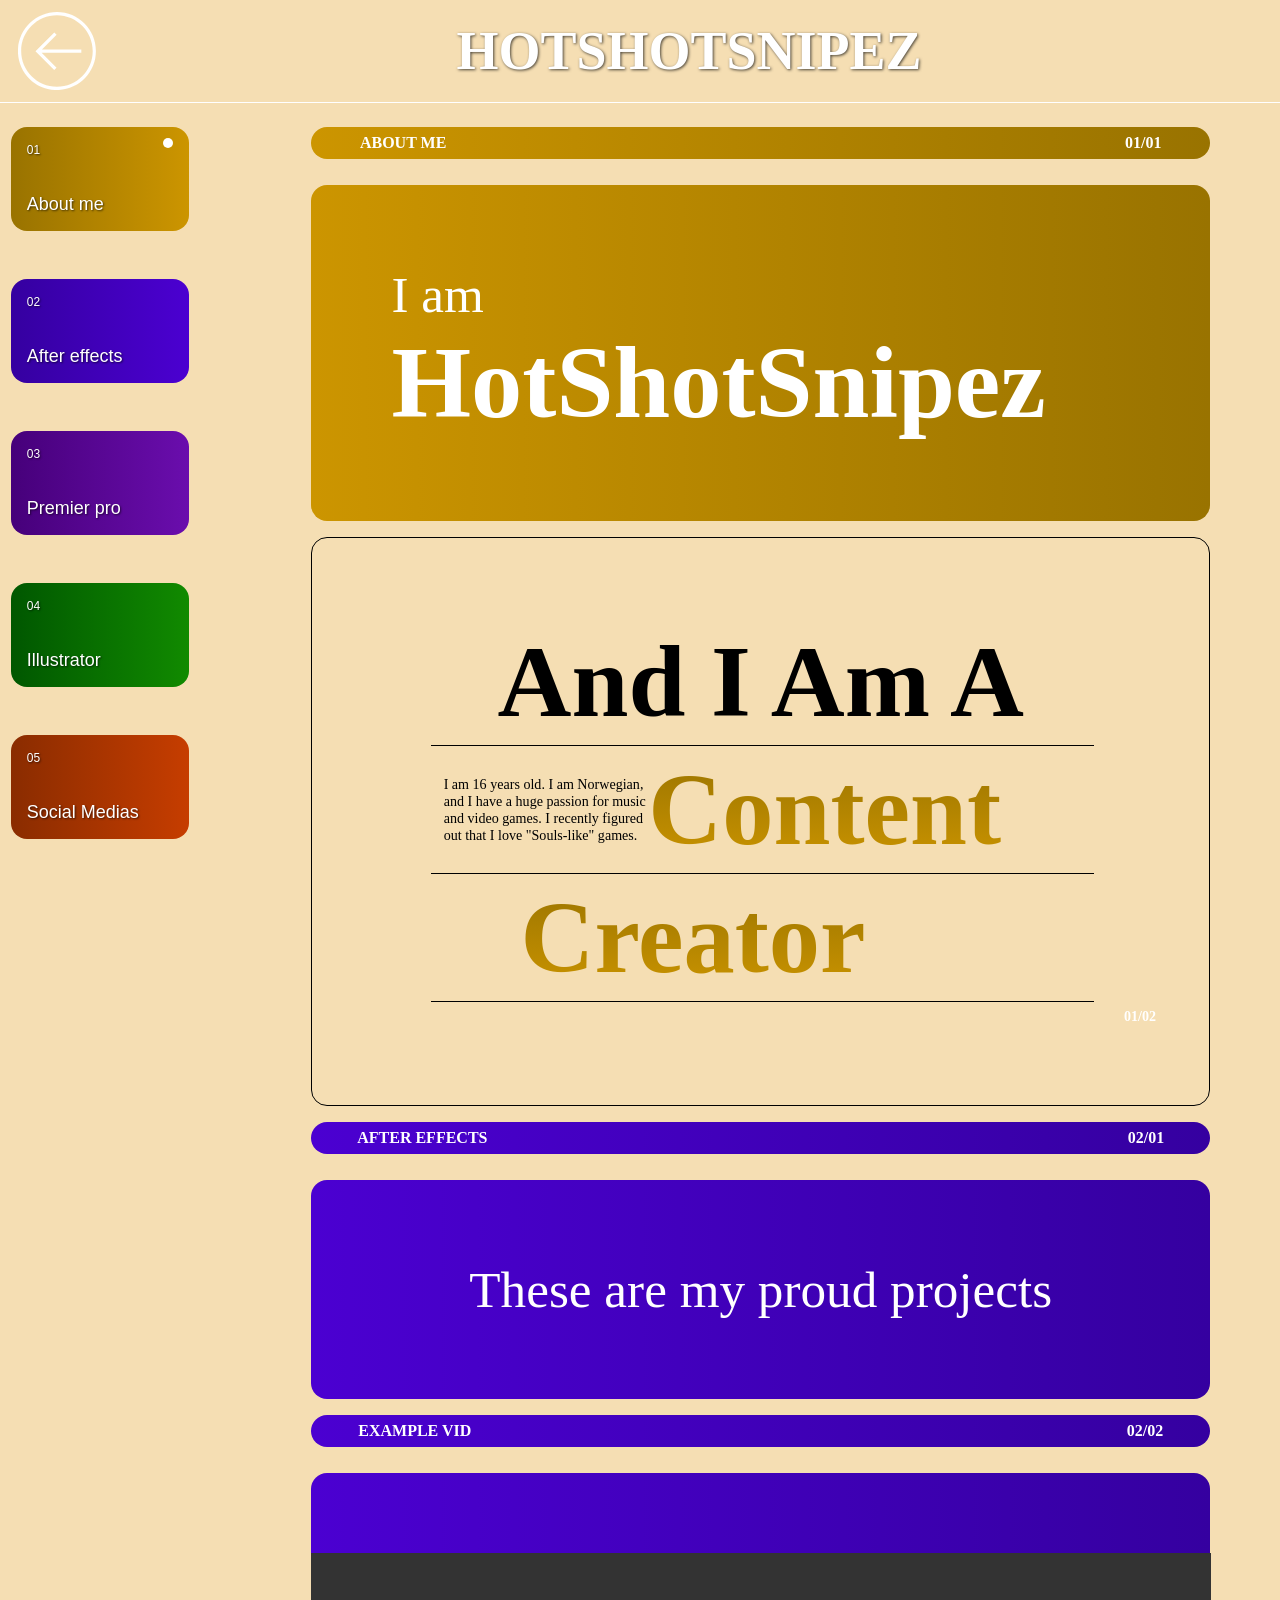
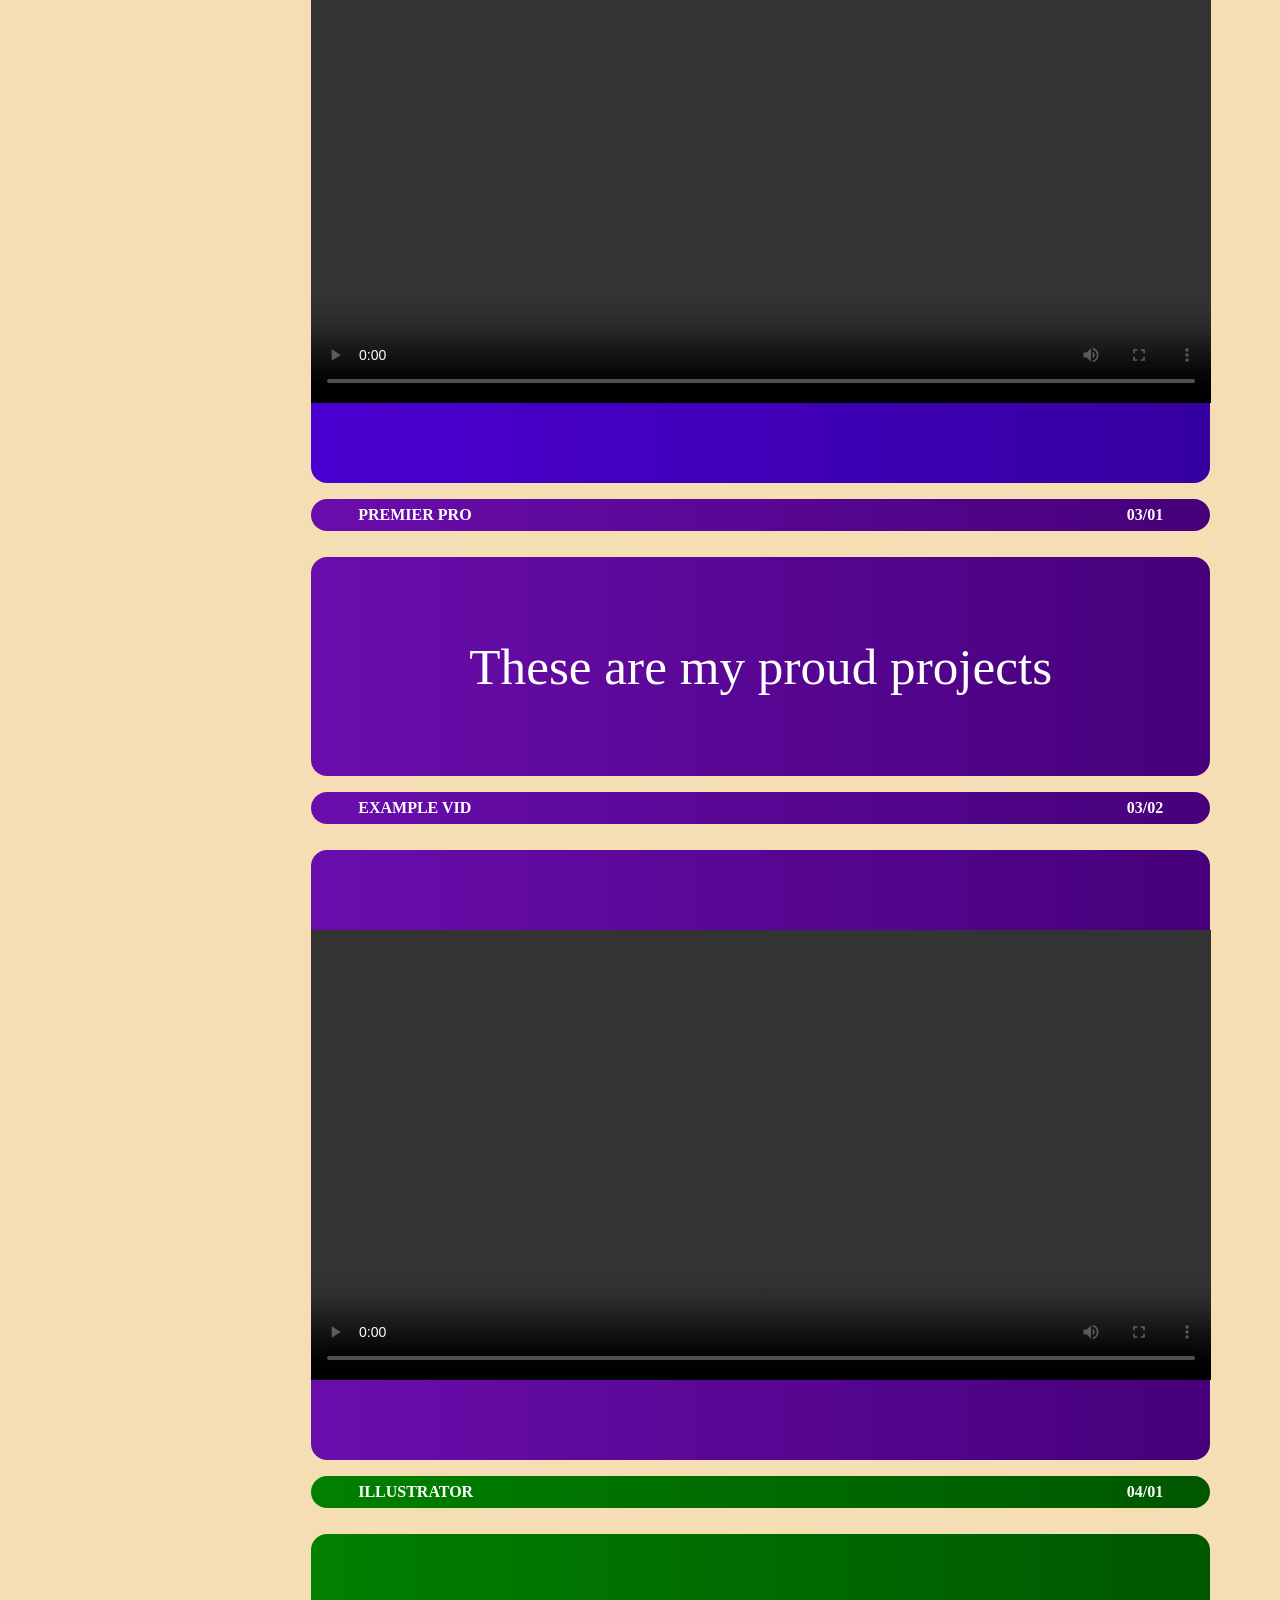
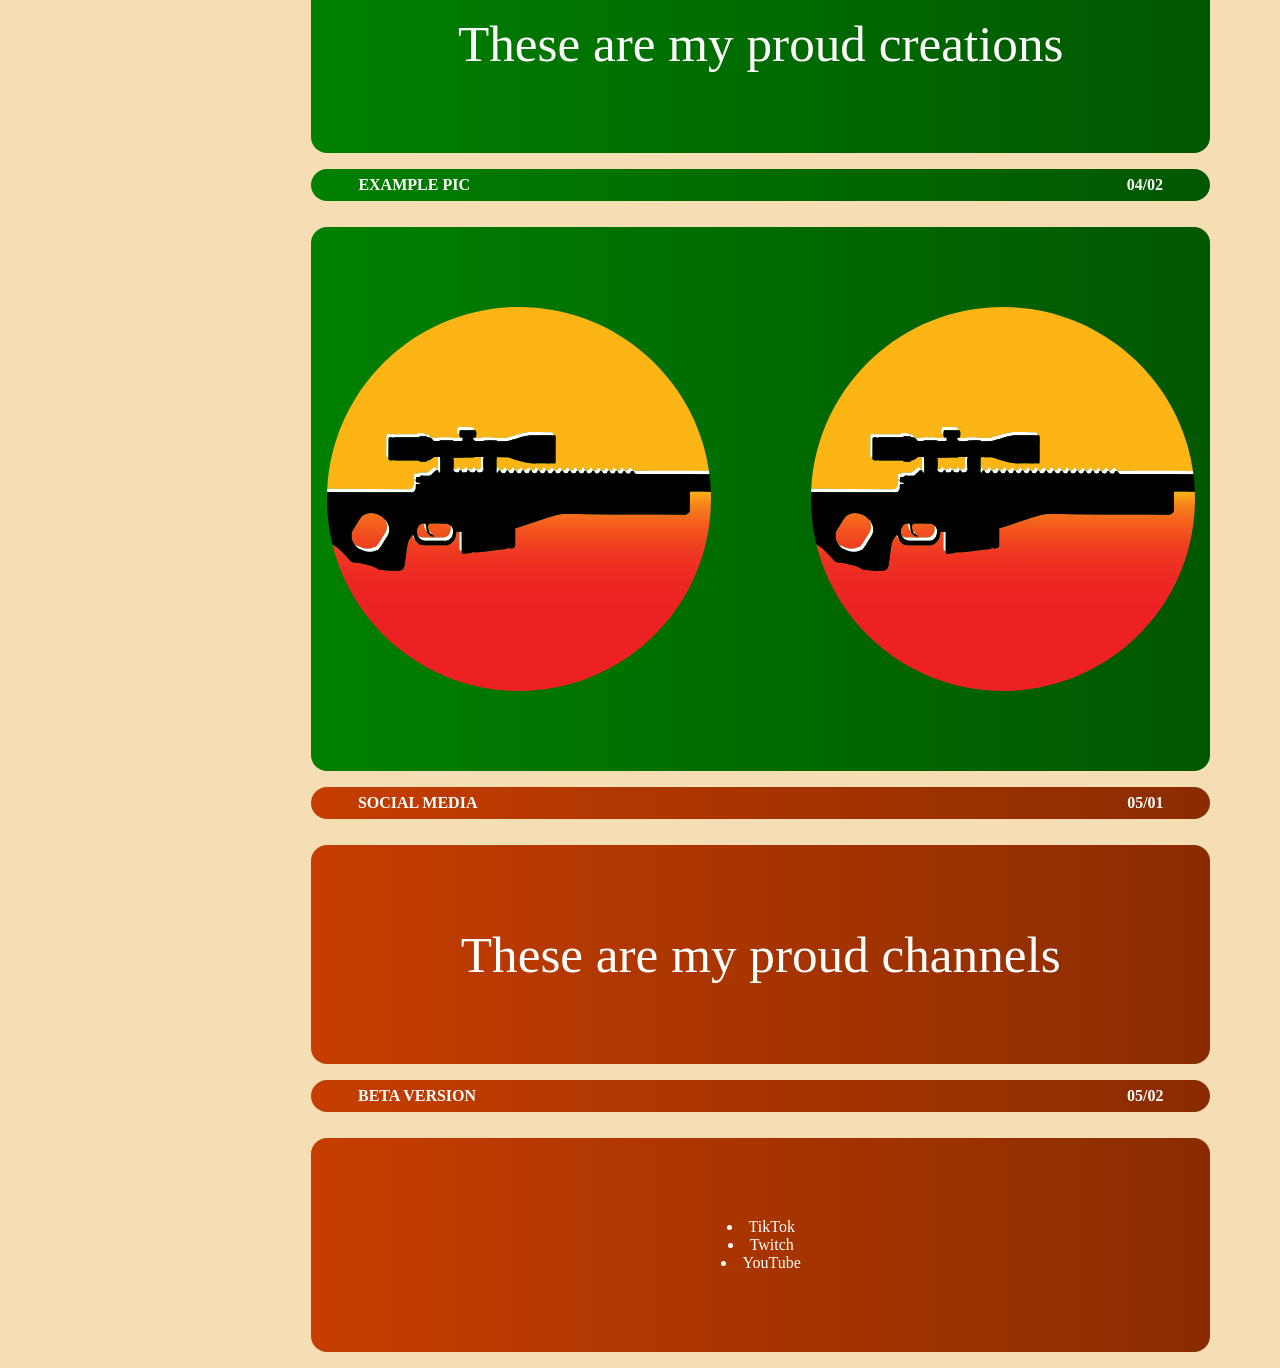
<file: Code/HTML/onlineProjects.html>
<!DOCTYPE html>
<html lang="en">

<head>
  <meta charset="UTF-8">
  <meta name="viewport" content="width=device-width, initial-scale=1.0">
  <title>HotShotSnipez Portfolio</title>
  <link rel="stylesheet" href="../CSS/style.css">
  <link rel="shortcut icon" href="../../SVG/HotShotSnipez.svg" type="image/x-icon">
</head>

<body class="online-project">
  <header class="headerMiddle">
    <div class="arrowsize">
      <a href="/Code/HTML/index.html"><img src="/SVG/ArrowWhite.svg" alt="Arrow back to homepage"></a>
    </div>
    <div class="seogoe-UI-bold hotshot">
      <p>HotShotSnipez</p>
    </div>
    <div></div>
  </header>
  <div id="bottomline"></div>
  <div id="root">
    <div class="navigation">
      <nav>
        <button class="button nav-01" id="nav-item">
          <span class="nav-item-number">01</span>
          <span class="nav-item-text">About me</span>
          <span class="nav-dot" id="nav-dot1"></span>
        </button>
      </nav>
      <nav>
        <button class="button nav-02" id="nav-item">
          <span class="nav-item-number">02</span>
          <span class="nav-item-text">After effects</span>
          <span class="nav-dot" id="nav-dot2"></span>
        </button>
      </nav>
      <nav>
        <button class="button nav-03" id="nav-item">
          <span class="nav-item-number">03</span>
          <span class="nav-item-text">Premier pro</span>
          <span class="nav-dot" id="nav-dot3"></span>
        </button>
      </nav>
      <nav>
        <button class="button nav-04" id="nav-item">
          <span class="nav-item-number">04</span>
          <span class="nav-item-text">Illustrator</span>
          <span class="nav-dot" id="nav-dot4"></span>
        </button>
      </nav>
      <nav>
        <button class="button nav-05" id="nav-item">
          <span class="nav-item-number">05</span>
          <span class="nav-item-text">Social Medias</span>
          <span class="nav-dot" id="nav-dot5"></span>
        </button>
      </nav>
    </div>
    <div class="mobile-navigation"></div>
    <div class="content">
      <div class="aboutMe-content">
        <div class="content-divider brownBackground seogoe-UI-bold">
          <h1>About Me</h1>
          <div></div>
          <div></div>
          <div></div>
          <div></div>
          <div></div>
          <div></div>
          <h1>01/01</h1>
        </div>
        <div class="content-box brownBackground title-text">
          <p>I am</p>
          <h1>HotShotSnipez</h1>
        </div>
        <div class="content-box noneBackground title-text textShadow">
          <h1 class="justify-mid black">And I Am A</h1>
          <div class="line"></div>
          <div style="display: flex; flex-direction: row-reverse; align-items: center;">
            <h1 class="justify-right brown">Content</h1>
            <p class="tiny-text black">I am 16 years old. I am Norwegian, and I have a huge passion for music and video
              games. I recently figured out that I love "Souls-like" games.</p>
          </div>
          <div class="line"></div>
          <h1 class="justify-left brown">Creator</h1>
          <div class="line"></div>
          <p class="content-number seogoe-UI-bold tiny-text">01/02</p>
        </div>
      </div>

      <div class="after-effects">
        <div class="content-divider blueBackground seogoe-UI-bold">
          <h1>After Effects</h1>
          <div></div>
          <div></div>
          <div></div>
          <div></div>
          <div></div>
          <div></div>
          <h1>02/01</h1>
        </div>
        <div class="content-box blueBackground title-text">
          <p>These are my proud projects</p>
        </div>
        <div>
          <div class="content-divider blueBackground seogoe-UI-bold">
            <h1>Example vid</h1>
            <div></div>
            <div></div>
            <div></div>
            <div></div>
            <div></div>
            <div></div>
            <h1>02/02</h1>
          </div>
          <div class="content-box blueBackground center-video">
            <video height="450" controls preload="metadata">
              <source src="" type="video/mp4">
            </video>
          </div>
        </div>
      </div>

      <div class="premier-pro">
        <div class="content-divider purpleBackground seogoe-UI-bold">
          <h1>Premier pro</h1>
          <div></div>
          <div></div>
          <div></div>
          <div></div>
          <div></div>
          <div></div>
          <h1>03/01</h1>
        </div>
        <div class="content-box purpleBackground title-text">
          <p>These are my proud projects</p>
        </div>
        <div>
          <div class="content-divider purpleBackground seogoe-UI-bold">
            <h1>Example vid</h1>
            <div></div>
            <div></div>
            <div></div>
            <div></div>
            <div></div>
            <div></div>
            <h1>03/02</h1>
          </div>
          <div class="content-box purpleBackground center-video">
            <video height="450" controls preload="metadata">
              <source src="" type="video/mp4">
            </video>
          </div>
        </div>
      </div>

      <div class="illustrator">
        <div class="content-divider greenBackground seogoe-UI-bold">
          <h1>Illustrator</h1>
          <div></div>
          <div></div>
          <div></div>
          <div></div>
          <div></div>
          <div></div>
          <h1>04/01</h1>
        </div>
        <div class="content-box greenBackground title-text">
          <p>These are my proud creations</p>
        </div>
        <div>
          <div class="content-divider greenBackground seogoe-UI-bold">
            <h1>Example Pic</h1>
            <div></div>
            <div></div>
            <div></div>
            <div></div>
            <div></div>
            <div></div>
            <h1>04/02</h1>
          </div>
          <div class="content-box greenBackground">
            <img src="../../SVG/HotShotSnipez.svg" alt="">
            <img src="../../SVG/HotShotSnipez.svg" alt="">
          </div>
        </div>
      </div>
      <div class="social-media">
        <div class="content-divider redBackground seogoe-UI-bold">
          <h1>Social Media</h1>
          <div></div>
          <div></div>
          <div></div>
          <div></div>
          <div></div>
          <div></div>
          <h1>05/01</h1>
        </div>
        <div class="content-box redBackground title-text">
          <p>These are my proud channels</p>
        </div>
        <div>
          <div class="content-divider redBackground seogoe-UI-bold">
            <h1>beta version</h1>
            <div></div>
            <div></div>
            <div></div>
            <div></div>
            <div></div>
            <div></div>
            <h1>05/02</h1>
          </div>
          <div class="content-box redBackground">
            <table>
              <li>
                <a href="https://www.tiktok.com/@hotshotsnipez?lang=en" target="_blank">TikTok</a>

              </li>
              <li>
                <a href="https://www.twitch.tv/hotshotsnipez" target="_blank">Twitch</a>
              </li>
              <li>
                <a href="https://www.youtube.com/channel/UC8CWdpVULKjvE66FQf-hZSg" target="_blank">YouTube</a>
              </li>
            </table>
          </div>
        </div>
      </div>
    </div>





  </div>




















  <!-- <div class="content-list">
      <div class="content"></div>
      <div class="content-start"></div>
      <div id="aboutMe" class="content-divider brownBackground">
        <h1>You are now entering (About me)</h1>
        <div></div>
        <div></div>
        <div></div>
        <div>● 01 / 01</div>
      </div>
    </div>
    <div class="content-box brownBackground">
        <div class="content-number title">01</div>
        <h1 class="title">I am HotShotSnipez (Snipez)</h1>
      </div>
      <div class="content-box noneBackground">
        <h1 class="title black justify">And I Am A</h1>
        <div class="line"></div>
        <h1 class="title brown right">Content</h1>
        <div class="line"></div>
        <h1 class="title brown left">Creator</h1>
        <div class="line"></div>
      </div>
      <div class="small-text black">
        <p>I am trying to create a safe community where everyone will be able to express themselves freely.</p>
      </div>
    </div> -->

  <script src="../JAVASCRIPT/navigation.js"></script>
</body>

</html>
</file>
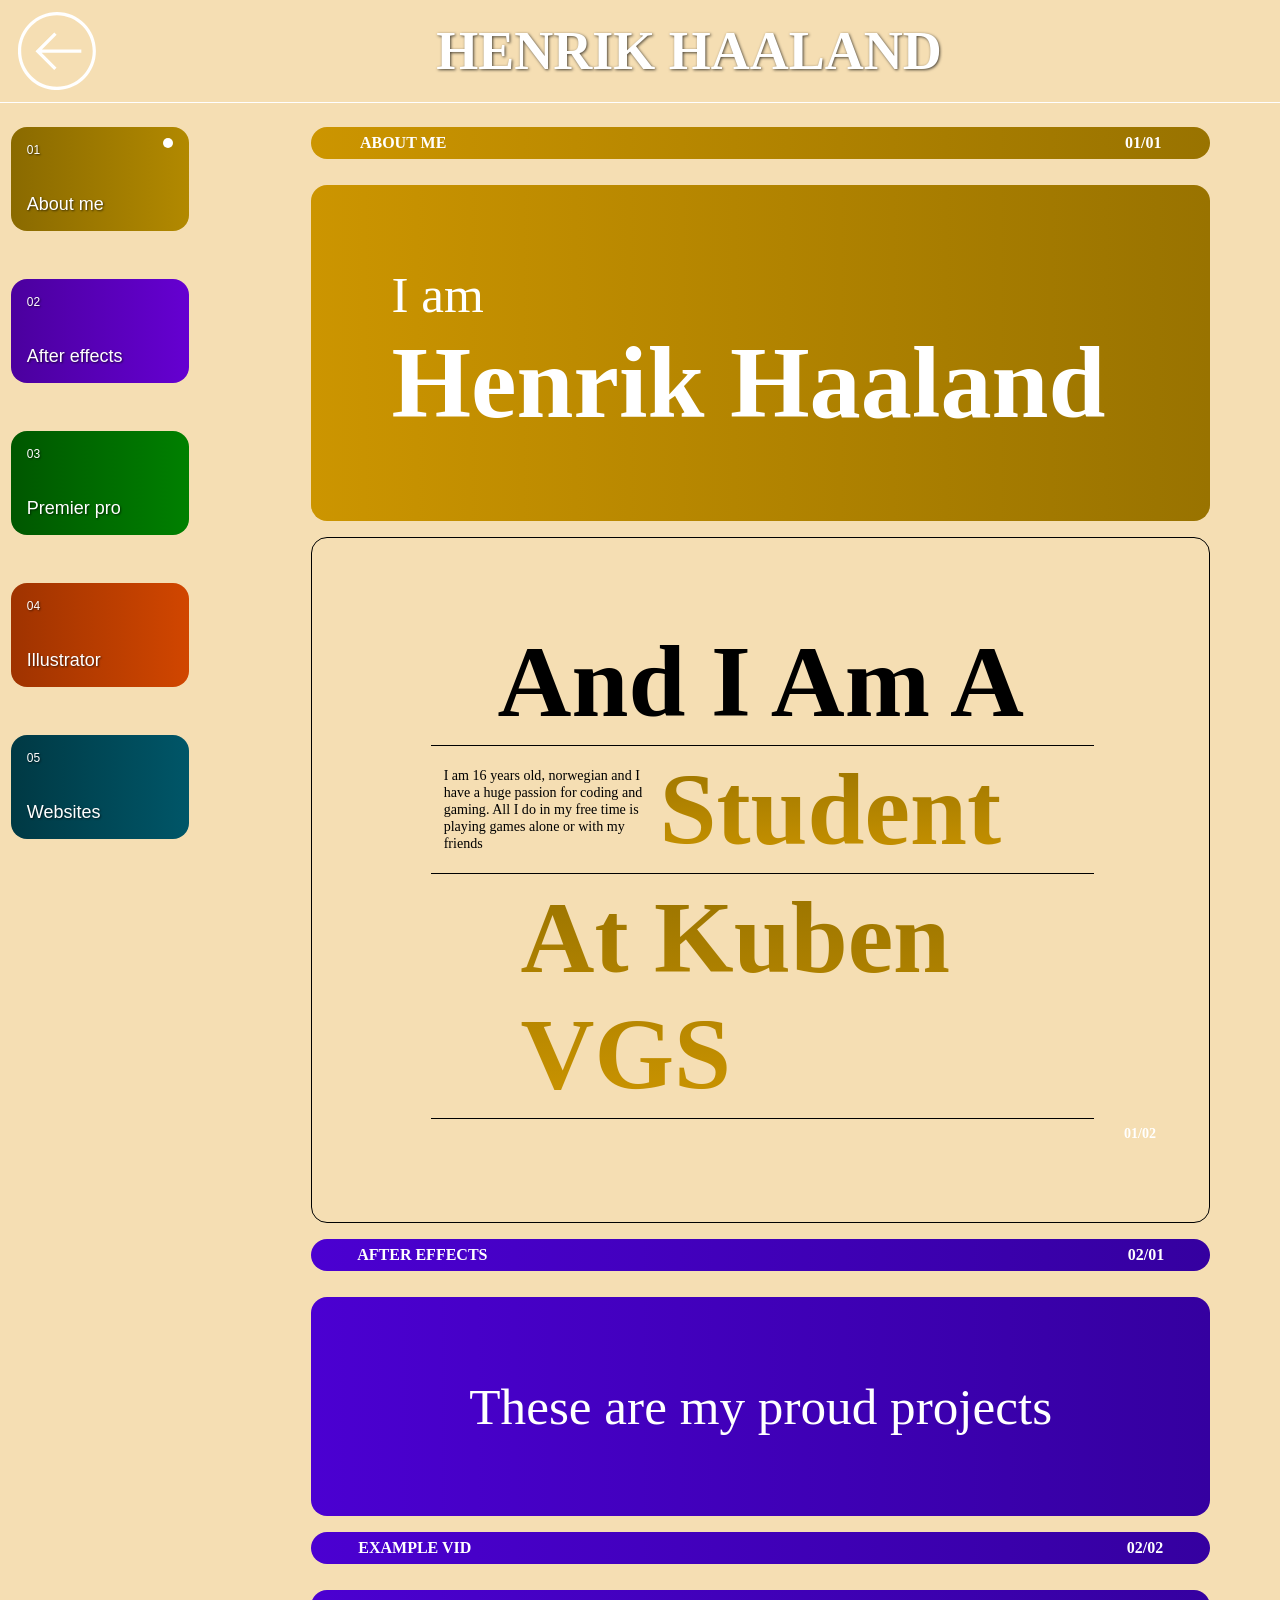
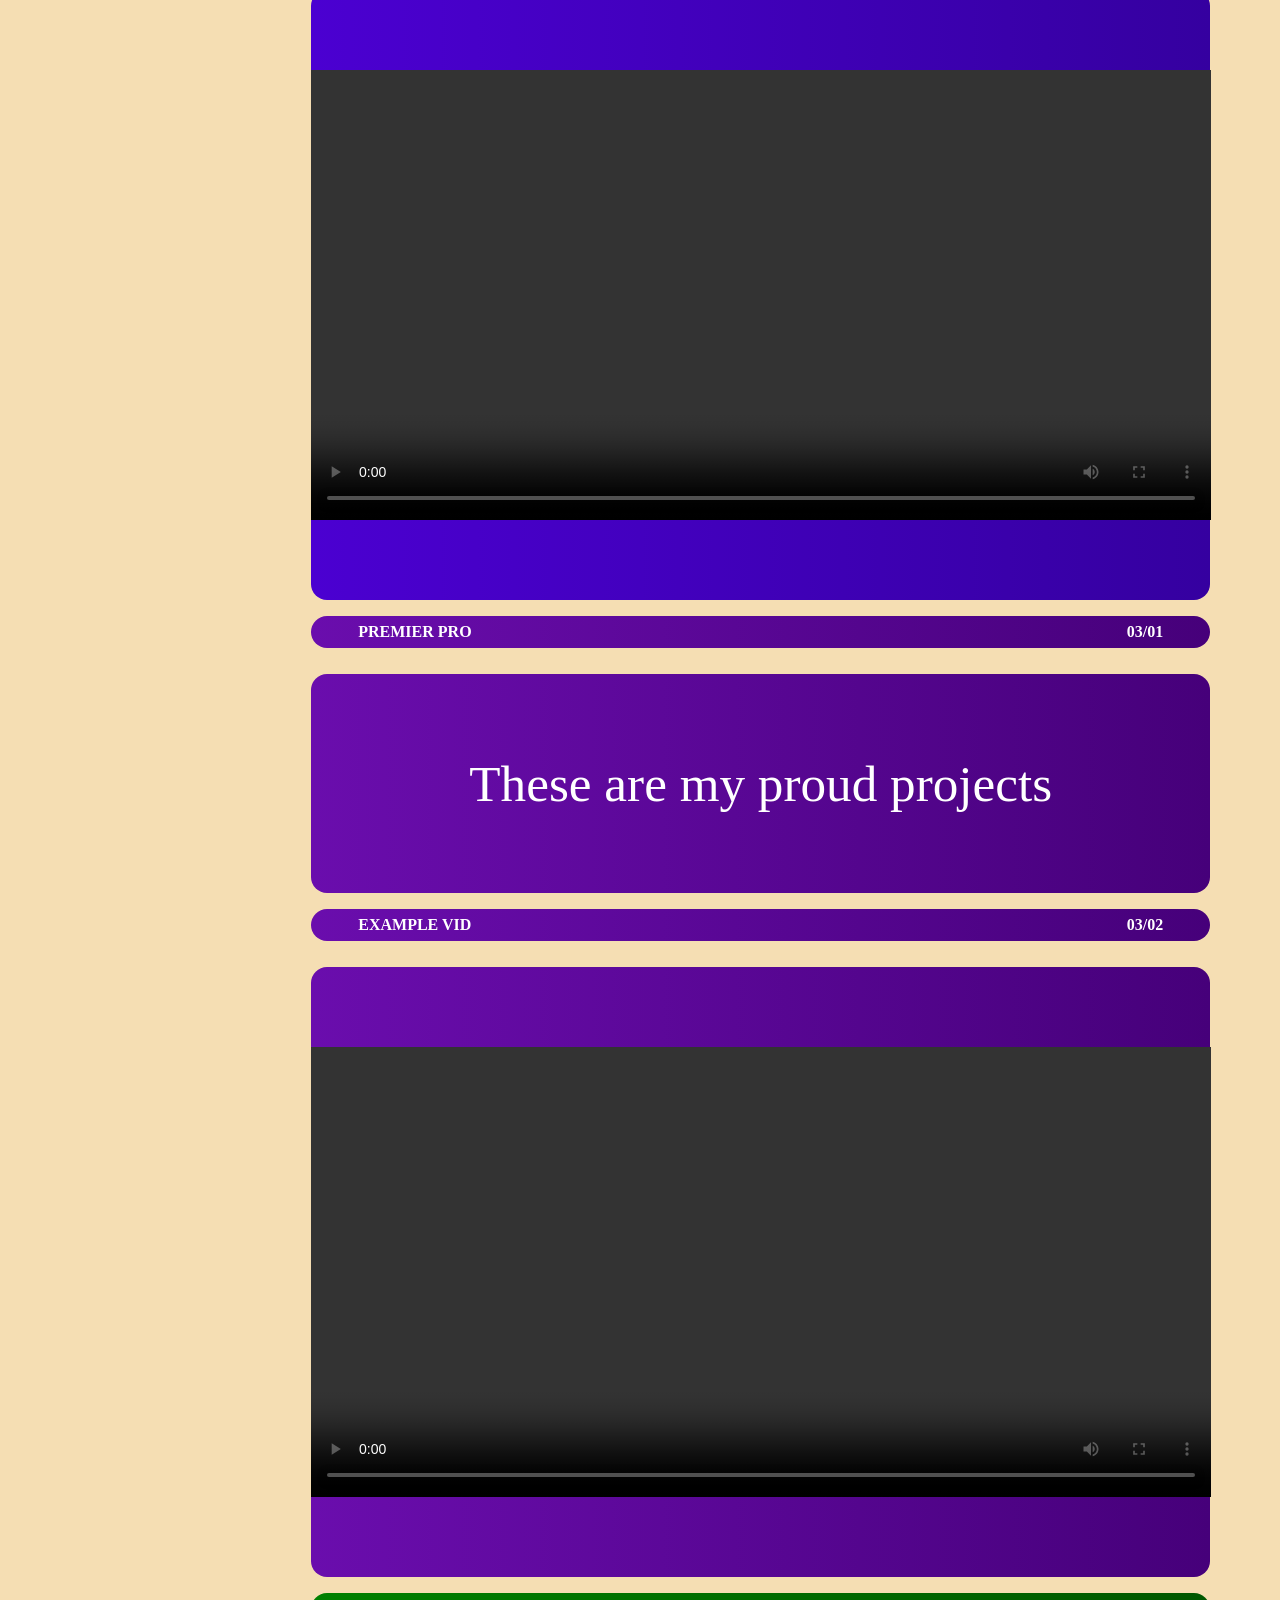
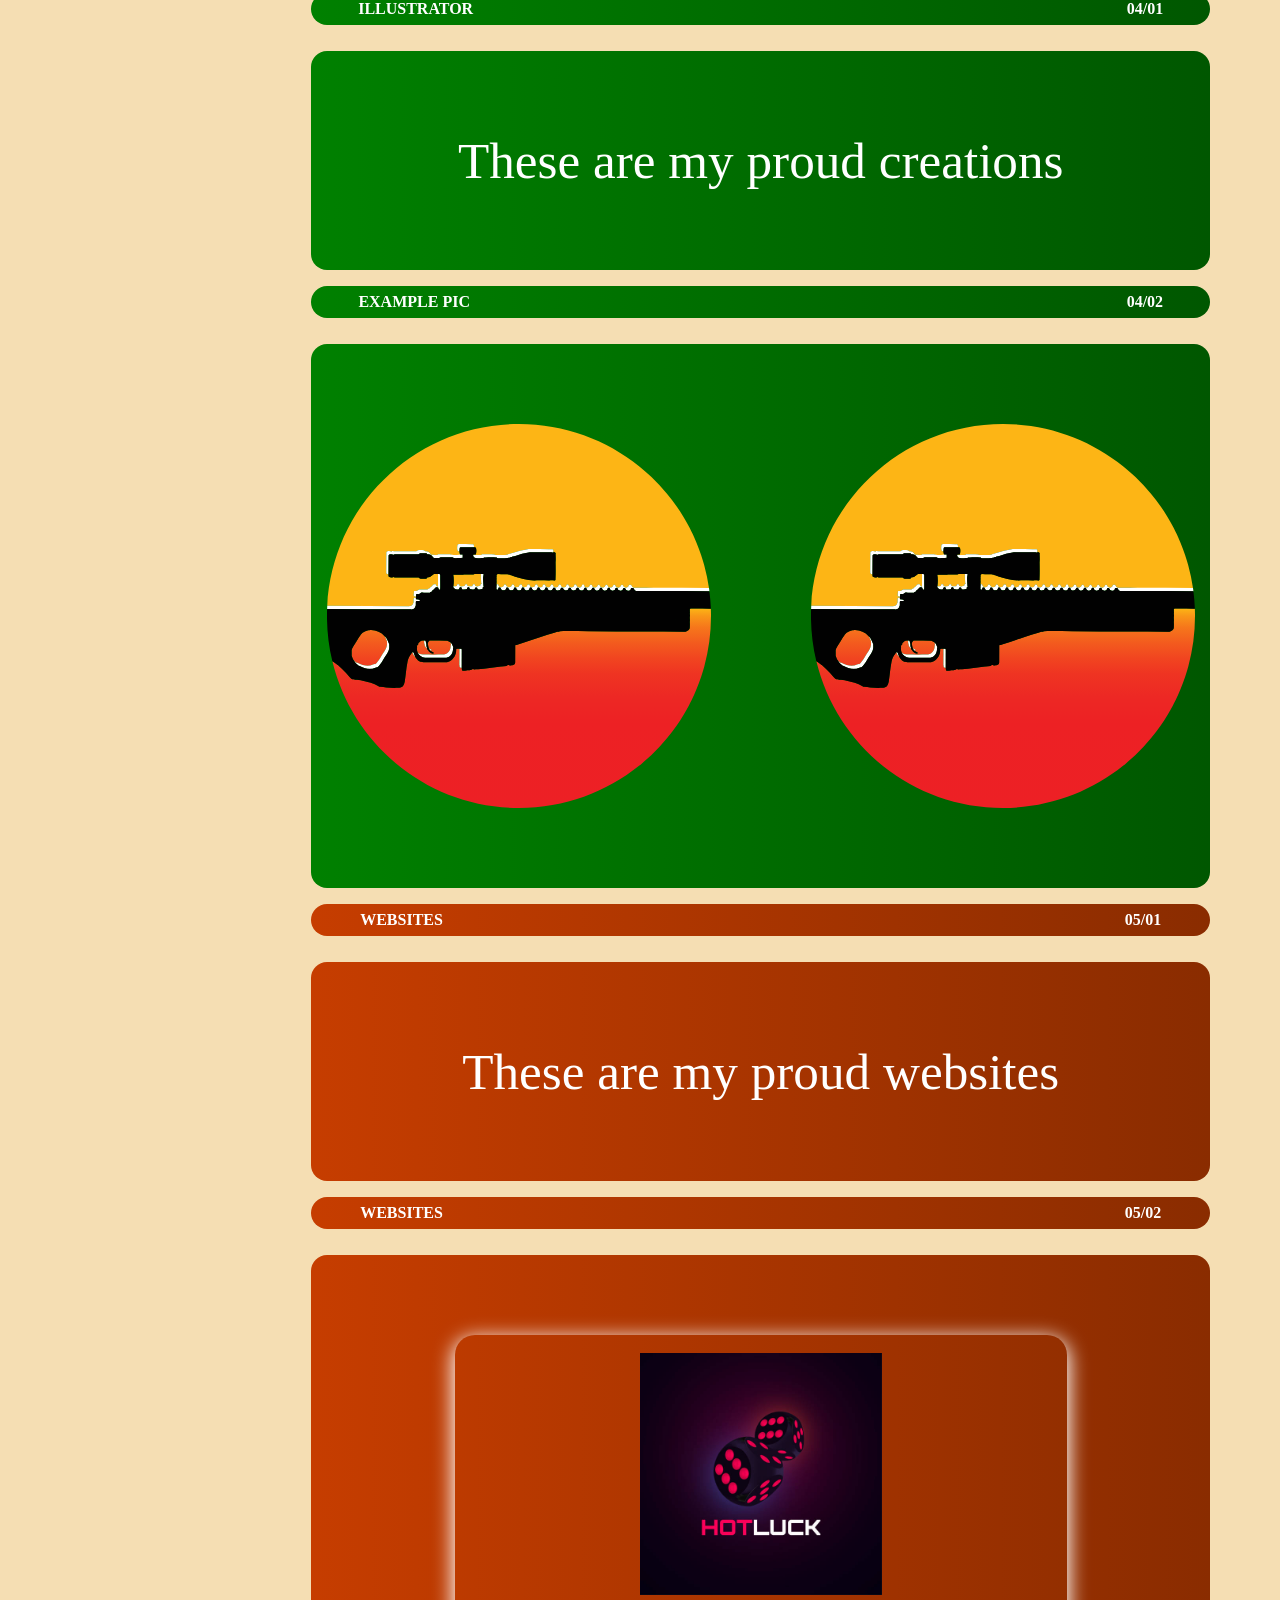
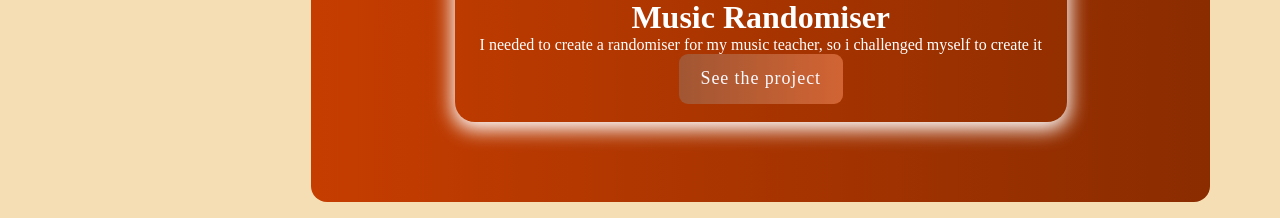
<file: Code/HTML/schoolProject.html>
<!DOCTYPE html>
<html lang="en">

<head>
  <meta charset="UTF-8">
  <meta name="viewport" content="width=device-width, initial-scale=1.0">
  <title>Henrik Haaland Portfolio</title>
  <link rel="stylesheet" href="../CSS/style.css">
  <link rel="shortcut icon" href="../../SVG/HenrikHaaland.svg" type="image/x-icon">
</head>

<body class="school-project">
  <header class="headerMiddle">
    <div class="arrowsize">
      <a href="../HTML/index.html"><img src="/SVG/ArrowWhite.svg" alt="Arrow back to homepage"></a>
    </div>
    <div class="seogoe-UI-bold hotshot">
      <p>Henrik Haaland</p>
    </div>
    <div></div>
  </header>
  <div id="bottomline"></div>
  <div id="root">
    <div class="navigation">
      <nav>
        <button class="button nav-01" id="nav-item">
          <span class="nav-item-number">01</span>
          <span class="nav-item-text">About me</span>
          <span class="nav-dot" id="nav-dot1"></span>
        </button>
      </nav>
      <nav>
        <button class="button nav-02" id="nav-item">
          <span class="nav-item-number">02</span>
          <span class="nav-item-text">After effects</span>
          <span class="nav-dot" id="nav-dot2"></span>
        </button>
      </nav>
      <nav>
        <button class="button nav-03" id="nav-item">
          <span class="nav-item-number">03</span>
          <span class="nav-item-text">Premier pro</span>
          <span class="nav-dot" id="nav-dot3"></span>
        </button>
      </nav>
      <nav>
        <button class="button nav-04" id="nav-item">
          <span class="nav-item-number">04</span>
          <span class="nav-item-text">Illustrator</span>
          <span class="nav-dot" id="nav-dot4"></span>
        </button>
      </nav>
      <nav>
        <button class="button nav-05" id="nav-item">
          <span class="nav-item-number">05</span>
          <span class="nav-item-text">Websites</span>
          <span class="nav-dot" id="nav-dot5"></span>
        </button>
      </nav>
    </div>
    <div class="mobile-navigation"></div>
    <div class="content">
      <div class="aboutMe-content">
        <div class="content-divider brownBackground seogoe-UI-bold">
          <h1>About Me</h1>
          <div></div>
          <div></div>
          <div></div>
          <div></div>
          <div></div>
          <div></div>
          <h1>01/01</h1>
        </div>
        <div class="content-box brownBackground title-text">
          <p>I am</p>
          <h1>Henrik Haaland</h1>
        </div>
        <div class="content-box noneBackground title-text textShadow">
          <h1 class="justify-mid black">And I Am A</h1>
          <div class="line"></div>
          <div style="display: flex; flex-direction: row-reverse; align-items: center;">
            <h1 class="justify-right brown">Student</h1>
            <p class="tiny-text black">I am 16 years old, norwegian and I have a huge passion for coding and gaming. All
              I do in my free time is playing games alone or with my friends</p>
          </div>
          <div class="line"></div>
          <h1 class="justify-left brown">At Kuben VGS</h1>
          <div class="line"></div>
          <p class="content-number seogoe-UI-bold tiny-text">01/02</p>
        </div>
      </div>

      <div class="after-effects">
        <div class="content-divider blueBackground seogoe-UI-bold">
          <h1>After Effects</h1>
          <div></div>
          <div></div>
          <div></div>
          <div></div>
          <div></div>
          <div></div>
          <h1>02/01</h1>
        </div>
        <div class="content-box blueBackground title-text">
          <p>These are my proud projects</p>
        </div>
        <div>
          <div class="content-divider blueBackground seogoe-UI-bold">
            <h1>Example vid</h1>
            <div></div>
            <div></div>
            <div></div>
            <div></div>
            <div></div>
            <div></div>
            <h1>02/02</h1>
          </div>
          <div class="content-box blueBackground center-video">
            <video height="450" controls preload="metadata">
              <source src="" type="video/mp4">
            </video>
          </div>
        </div>
      </div>

      <div class="premier-pro">
        <div class="content-divider purpleBackground seogoe-UI-bold">
          <h1>Premier pro</h1>
          <div></div>
          <div></div>
          <div></div>
          <div></div>
          <div></div>
          <div></div>
          <h1>03/01</h1>
        </div>
        <div class="content-box purpleBackground title-text">
          <p>These are my proud projects</p>
        </div>
        <div>
          <div class="content-divider purpleBackground seogoe-UI-bold">
            <h1>Example vid</h1>
            <div></div>
            <div></div>
            <div></div>
            <div></div>
            <div></div>
            <div></div>
            <h1>03/02</h1>
          </div>
          <div class="content-box purpleBackground center-video">
            <video height="450" controls preload="metadata">
              <source src="" type="video/mp4">
            </video>
          </div>
        </div>
      </div>

      <div class="illustrator">
        <div class="content-divider greenBackground seogoe-UI-bold">
          <h1>Illustrator</h1>
          <div></div>
          <div></div>
          <div></div>
          <div></div>
          <div></div>
          <div></div>
          <h1>04/01</h1>
        </div>
        <div class="content-box greenBackground title-text">
          <p>These are my proud creations</p>
        </div>
        <div>
          <div class="content-divider greenBackground seogoe-UI-bold">
            <h1>Example Pic</h1>
            <div></div>
            <div></div>
            <div></div>
            <div></div>
            <div></div>
            <div></div>
            <h1>04/02</h1>
          </div>
          <div class="content-box greenBackground">
            <img src="../../SVG/HotShotSnipez.svg" alt="">
            <img src="../../SVG/HotShotSnipez.svg" alt="">
          </div>
        </div>
      </div>
      <div class="social-media">
        <div class="content-divider redBackground seogoe-UI-bold">
          <h1>Websites</h1>
          <div></div>
          <div></div>
          <div></div>
          <div></div>
          <div></div>
          <div></div>
          <h1>05/01</h1>
        </div>
        <div class="content-box redBackground title-text">
          <p>These are my proud websites</p>
        </div>
        <div>
          <div class="content-divider redBackground seogoe-UI-bold">
            <h1>Websites</h1>
            <div></div>
            <div></div>
            <div></div>
            <div></div>
            <div></div>
            <div></div>
            <h1>05/02</h1>
          </div>
          <div class="content-box redBackground">
            <div class="profiles">
              <div class="card">
                <img src="../../PNG/Randomiser.jpg" alt="Randomiser picture" style="width: 42%;">
                <h1>Music Randomiser</h1>
                <p class="TextStyleLight">I needed to create a randomiser for my music teacher, so i challenged myself
                  to create it</p>
                <a href="#">
                  <button class="simple-button">See the project</button>
                </a>
              </div>
            </div>
          </div>
        </div>
      </div>
    </div>
    <script src="../JAVASCRIPT/navigation.js"></script>
</body>

</html>
</file>
<file: Code/CSS/style.css>
/* Sets a global style for everything */
body {
    margin: 0;
    padding: 0;
    background-color: rgb(245, 222, 179);
    font-family: 'Segoe UI';
    color: white;
    text-shadow: 1px 1px 3px rgba(0, 0, 0, 0.7);
}

* {
    margin: 0%;
    padding: 0%;
}

/* Custom styling for the scrollbar */
::-webkit-scrollbar-track {
    background-color: #FFF0F5;
    /* Lavender Blush */
    border-radius: 10px;
}

::-webkit-scrollbar-thumb {
    background-color: #FF7F50;
    /* Coral */
    border-radius: 10px;
}

::-webkit-scrollbar {
    width: 12px;
    height: 12px;
}

::-webkit-scrollbar-thumb:active {
    background-color: #FF6347;
    /* Tomato */
}


/* Simple style for a tags */
a {
    color: white;
    text-decoration: none;
}

/* Fixes my fonts */
.seogoe-UI-semilight {
    font-family: 'Segoe UI';
    font-style: italic;
    text-transform: uppercase;
}

.seogoe-UI-bold {
    font-family: 'Segoe UI';
    font-weight: 750;
    text-transform: uppercase;
}

.seogoe-UI-light-italic {
    font-family: 'Segoe UI light';
    font-style: italic;
}

/* Colors than might be used around the webpage */
.E55B2C {
    color: #E55B2C;
}

.FFB600 {
    color: #FFB600;
}

.B1A365 {
    color: #B1A365;
}

.loader {
    position: fixed;
    z-index: 1000;
    top: 0;
    left: 0;
    width: 100%;
    height: 100%;
    background-color: white;
    display: flex;
    justify-content: center;
    align-items: center;
    font-size: 125px;
}

#root {
    display: none;
}

/* Makes all the elements thats not in z-indez -1 under it */
.topsite {
    width: 1080px;
    height: 801px;
}

#stopvideo {
    margin: 2px;
    width: auto;
    padding: 5px;
    color: white;
    border: none;
    background-color: rgba(0, 0, 0, 0.5);
    border-radius: 10px;
    z-index: 1;
    backdrop-filter: blur(5px);
    font-size: 120%;
}

#stopvideo:hover {
    cursor: pointer;
}

/* Places the background video as a background */
#background-video {
    position: absolute;
    top: 0;
    left: 0;
    width: 100%;
    height: 100%;
    object-fit: cover;
    z-index: -1;
}

/* Gives a blur effect behind text */
#middleoverlay {
    position: absolute;
    top: 50%;
    left: 50%;
    transform: translate(-50%, -50%);
    width: 800px;
    height: 283px;
    background-color: rgba(0, 0, 0, 0.5);
    border-radius: 78px;
    z-index: 1;
    backdrop-filter: blur(5px);
}

/* Text placement over blur */
#middlecontent {
    position: absolute;
    top: 50%;
    left: 50%;
    transform: translate(-50%, -50%);
    z-index: 2;
    text-align: center;
}

/* Simple styles */
#discover {
    font-size: 69px;
    margin: -5px;
}

#my-portfolio {
    font-size: 80px;
    margin: -5px;
}

#henrik-haaland {
    font-size: 69px;
    margin: -5px;
}

/* Controlls where the bottom arrow is placed */
#bottomoverlay {
    display: flex;
    justify-content: center;
    position: absolute;
    top: 90%;
    left: 50%;
    transform: translate(-50%, -50%);
    width: 100px;
    height: 100px;
    background-color: rgba(0, 0, 0, 0.5);
    border-radius: 290px;
    z-index: 1;
    backdrop-filter: blur(5px);
}

#bottomoverlay img:hover {
    cursor: pointer;
    filter: brightness(0) invert(1);
}

#arrowsize {
    transform: translate(-50%, -50%);
    width: 78px;
    transform: rotate(180deg);
    z-index: 2;

}

.midsite {
    display: flex;
    align-items: center;
    justify-content: center;
    flex-direction: column;
}

#best-work {
    font-size: 69px;
}

.midVid {
    height: 420px;
}

.projects-container {
    margin-top: 70px;
    display: flex;
    justify-content: center;
    gap: 100px;
    position: relative;
}

.projects-container img {
    max-width: 75%;
    max-height: 75%;
    display: block;
    margin: 0 auto;
}

.projects-container div {
    position: relative;
}


#ontop {
    position: absolute;
    top: 53%;
    left: 50%;
    transform: translate(-50%, -50%);
    font-size: 20px;
    text-align: center;
}


#school-project {
    font-size: 40px;
}

#online-project {
    font-size: 40px;
}

/* Controls text over icons */


.footer {
    display: flex;
    flex-direction: column;
    justify-content: space-between;
    background-color: #323130;
    padding: 20px;
    color: white;
    margin-top: 150px;
}

.footer-content {
    display: flex;
    justify-content: space-around;
    flex-grow: 1;
}

.footer-links {
    display: flex;
    align-items: center;
    flex-direction: column;
}

#socials {
    display: flex;
    justify-content: center;
    padding-top: 50px;
}

#socials img {
    height: 50px;
    margin: 0 20px;
}

.rules {
    display: flex;
    justify-content: space-around;
    font-size: 1.5rem;
    gap: 10px;
}

.contacts {
    display: flex;
    flex-direction: column;
    align-items: center;
    justify-content: center;
}

.contacts h1 {
    margin-bottom: 10px;
}

.contacts ul {
    list-style-type: none;
    padding: 0;
    margin-top: 0;
    text-align: center;
}

.contacts li {
    padding: 5px;
}


.footer-bottom {
    text-align: center;
}


/* Start of the text next webpage (HotShotSnipez) */
header {
    display: flex;
    align-items: center;
    padding-left: 20px;
    margin-top: 10px;
    margin-bottom: 10px;
}

header .arrowsize {
    width: 78px;
    transform: rotate(270deg);
}

.hotshot {
    font-size: 54px;
}

.headerMiddle {
    display: flex;
    justify-content: space-between;
}

#bottomline {
    background-color: white;
    height: 1px;
}

#root {
    display: flex;
    height: 100%;
}

.navigation {
    display: flex;
    flex-direction: column;
    height: 100vh;
    width: 226px;
}

nav {
    display: flex;
    flex-direction: column;
    justify-content: flex-start;
    align-items: center;
    gap: 12px;
    width: 100%;
    margin-top: 24px;
    margin-bottom: 24px;
}

.navigation .button {
    position: relative;
    transition: all 0.7s ease-in-out;
    border: 1px transparent;
    margin: 0;
    padding: 0;
    display: flex;
    flex-direction: column;
    justify-content: space-between;
    width: 178px;
    border-radius: 16px;
    min-height: 104px;
    pointer-events: all;
    cursor: pointer;
}

.nav-dot {
    height: 10px;
    width: 10px;
    background-color: white;
    border-radius: 50%;
    position: absolute;
    right: 16px;
    transition: opacity 0.3s ease-in-out;
    /* Smooth transition for opacity and top changes */
    opacity: 0;

}

#nav-item:hover {
    text-shadow: none;
    background: none;
    border: 1px solid black;
    color: black;

    .nav-dot {
        background-color: black;
    }
}

.navigation nav .nav-item-number {
    font-size: 12px;
    margin-left: 16px;
    margin-top: 16px;
}

.navigation nav .nav-item-text {
    font-size: 18px;
    margin-bottom: 16px;
    margin-left: 16px;
}

.navigation button {
    color: white;
    text-shadow: 1px 1px 2px rgba(0, 0, 0, 0.6);
}

/* Online Project Navigation Buttons */
.online-project .nav-01 {
    background: linear-gradient(90deg, #997300, #CC9500);
}

.online-project .nav-02 {
    background: linear-gradient(90deg, #3500A0, #4B00D1);
}

.online-project .nav-03 {
    background: linear-gradient(90deg, #46007A, #6A0DAD);
}

.online-project .nav-04 {
    background: linear-gradient(90deg, #005700, #118A00);
}

.online-project .nav-05 {
    background: linear-gradient(90deg, #8A2C00, #C63D00);
}

/* School Project Navigation Buttons */
.school-project .nav-01 {
    background: linear-gradient(90deg, #8A6A00, #B28900);
}

.school-project .nav-02 {
    background: linear-gradient(90deg, #4B009E, #6500D1);
}

.school-project .nav-03 {
    background: linear-gradient(90deg, #005700, #008000);
}

.school-project .nav-04 {
    background: linear-gradient(90deg, #9F3300, #D14600);
}

.school-project .nav-05 {
    background: linear-gradient(90deg, #003944, #005668);
}


.content {
    overflow-x: hidden;
    overflow-y: auto;
    padding-left: 112px;
    padding-right: 70px;
    padding-top: 24px;
    width: calc(100% - 262px);
    text-shadow: none;
}

.content-divider {
    display: flex;
    align-items: center;
    justify-content: space-around;
    font-size: 8px;
    width: 100%;
    height: 32px;
    margin-bottom: 26px;
    border-radius: 16px;
}

.content-box {
    margin-bottom: 16px;
    padding: 80px;
    border-radius: 16px;
}

.illustrator .content-box img {
    display: flex;
    max-width: 30vw;
    margin-left: 50px;
    margin-right: 50px;
}

.after-effects .content-box {
    display: flex;
    justify-content: center;
    align-items: center;
}

.premier-pro .content-box {
    display: flex;
    justify-content: center;
    align-items: center;
}

.illustrator .content-box {
    display: flex;
    justify-content: center;
    align-items: center;
}

.social-media .content-box {
    display: flex;
    justify-content: center;
    align-items: center;
    flex-direction: column;
}


.center-video {
    display: flex;
    justify-content: center;
    align-items: center;
    height: 100%;
}


.brownBackground {
    background: linear-gradient(-90deg, #997300, #CC9500);
}

.blueBackground {
    background: linear-gradient(-90deg, #3500A0, #4B00D1);
}

.purpleBackground {
    background: linear-gradient(-90deg, #46007A, #6A0DAD);
}

.greenBackground {
    background: linear-gradient(-90deg, #005700, #008000);
}

.redBackground {
    background: linear-gradient(-90deg, #8A2C00, #C63D00);
}


.noneBackground {
    border: 1px solid black;
}


.title-text {
    font-size: 4vw;
}

.content-number {
    display: flex;
    justify-content: flex-end;
    margin-right: -27px;
    margin-top: 6px;
}

.content-list {
    border: 1px solid black;
    border-radius: 15px;
}

.content .aboutMe-content .content-box .tiny-text {
    font-size: 1.1vw;
    margin-left: 4vw;
}


.black {
    color: black;
}

.brown {
    background: -webkit-linear-gradient(-90deg, #997300, #CC9500);
    background-clip: text;
    -webkit-text-fill-color: transparent;
}

.line {
    display: flex;
    justify-content: center;
    margin-left: 3vw;
    height: 1px;
    width: 90%;
    background-color: black;
}


.justify-mid {
    margin-top: 5px;
    margin-bottom: 5px;
    display: flex;
    justify-content: center;

}

.justify-right {
    margin-top: 5px;
    margin-bottom: 5px;
    display: flex;
    justify-content: flex-end;
    margin-right: 10vw;
}

.justify-left {
    margin-top: 5px;
    margin-bottom: 5px;
    display: flex;
    margin-left: 10vw;
}

.card {
    box-shadow: 0px 0.4vw 1.5vw 0.2vw white;
    margin: auto;
    text-align: center;
    padding: 3%;
    border-radius: 20px;
}


.content-box .profiles .card button {
    position: relative;
    font-family: inherit;
    font-weight: 500;
    font-size: 18px;
    letter-spacing: 0.05em;
    border-radius: 0.5em;
    cursor: pointer;
    border: none;
    background: linear-gradient(to right, #8A2C00, #C63D00);
    color: ghostwhite;
    padding: 0.8em 1.2em;
    overflow: hidden;
    transition: transform 0.3s ease, background 0.3s ease;
  }
  
  .content-box .profiles .card button::before {
    content: "";
    position: absolute;
    top: 0;
    left: -80%;
    width: 200%;
    height: 100%;
    background: rgba(255, 255, 255, 0.2); /* Subtle highlight effect */
    transform: skewX(50deg);
    transition: left 0.5s ease;
  }
  
  .content-box .profiles .card button:hover::before {
    left: 120%;
  }
  
  
  




/* Makes my webiste userfrendly on all devices */
@media screen and (max-width:1024px) {

    /* Laptop 1024*704 */
    .topsite {
        height: 1284px;
        width: 704px;
    }

    #discover,
    #henrik-haaland {
        font-size: 49px;
    }

    #my-portfolio {
        font-size: 60px;
    }

    #middleoverlay {
        width: 780px;
        height: 263px;
    }

    #bottomoverlay {
        height: 80px;
        width: 80px;
    }

    #arrowsize {
        width: 58px;
    }

}

@media screen and (max-width:768px) {

    /* Tablet 768*704 */
    .topsite {
        width: 768px;
        height: 1284px;
    }

    #discover,
    #henrik-haaland,
    #best-work {
        font-size: 39px;
    }

    #my-portfolio {
        font-size: 50px;
    }

    #middleoverlay {
        width: 600px;
        height: 200px;
    }

    video {
        width: 600px;
    }

    .projects-container {
        flex-direction: column;
    }
}

@media screen and (max-width:426px) {

    /* Mobile L 425*704 */
    .topsite {
        width: 425px;
        height: 1284px;
    }

    video {
        width: 400px;
    }

    #socials img {
        margin: 0 20px;
    }

    #copyright {
        font-size: 15px;
    }

    #discover,
    #henrik-haaland,
    #best-work {
        font-size: 30.6319px;
    }

    #my-portfolio {
        font-size: 25px;
    }

    #middleoverlay {
        width: 350px;
        height: 175px;
    }

    .footer,
    .footer-links,
    #socials {
        display: flex;
        flex-direction: column;
    }

}

@media screen and (max-width:376px) {

    /* Mobile M 375*704 */
    .topsite {
        width: 375px;
        height: 1284px;
    }

    video {
        width: 350px;
    }

    #copyright {
        font-size: 10px;
    }
}

@media screen and (max-width:320px) {

    /* Mobile S 320*704 */
    .topsite {
        width: 320px;
        height: 1284px;
    }

    video {
        width: 300px;
    }

    #middleoverlay {
        width: 250px;
        height: 200px;
    }

    #copyright {
        font-size: 10px;
    }

    #school-project,
    #online-project {
        font-size: 35.5px;
    }

    .footer {
        font-size: 15px;
    }
}
</file>
